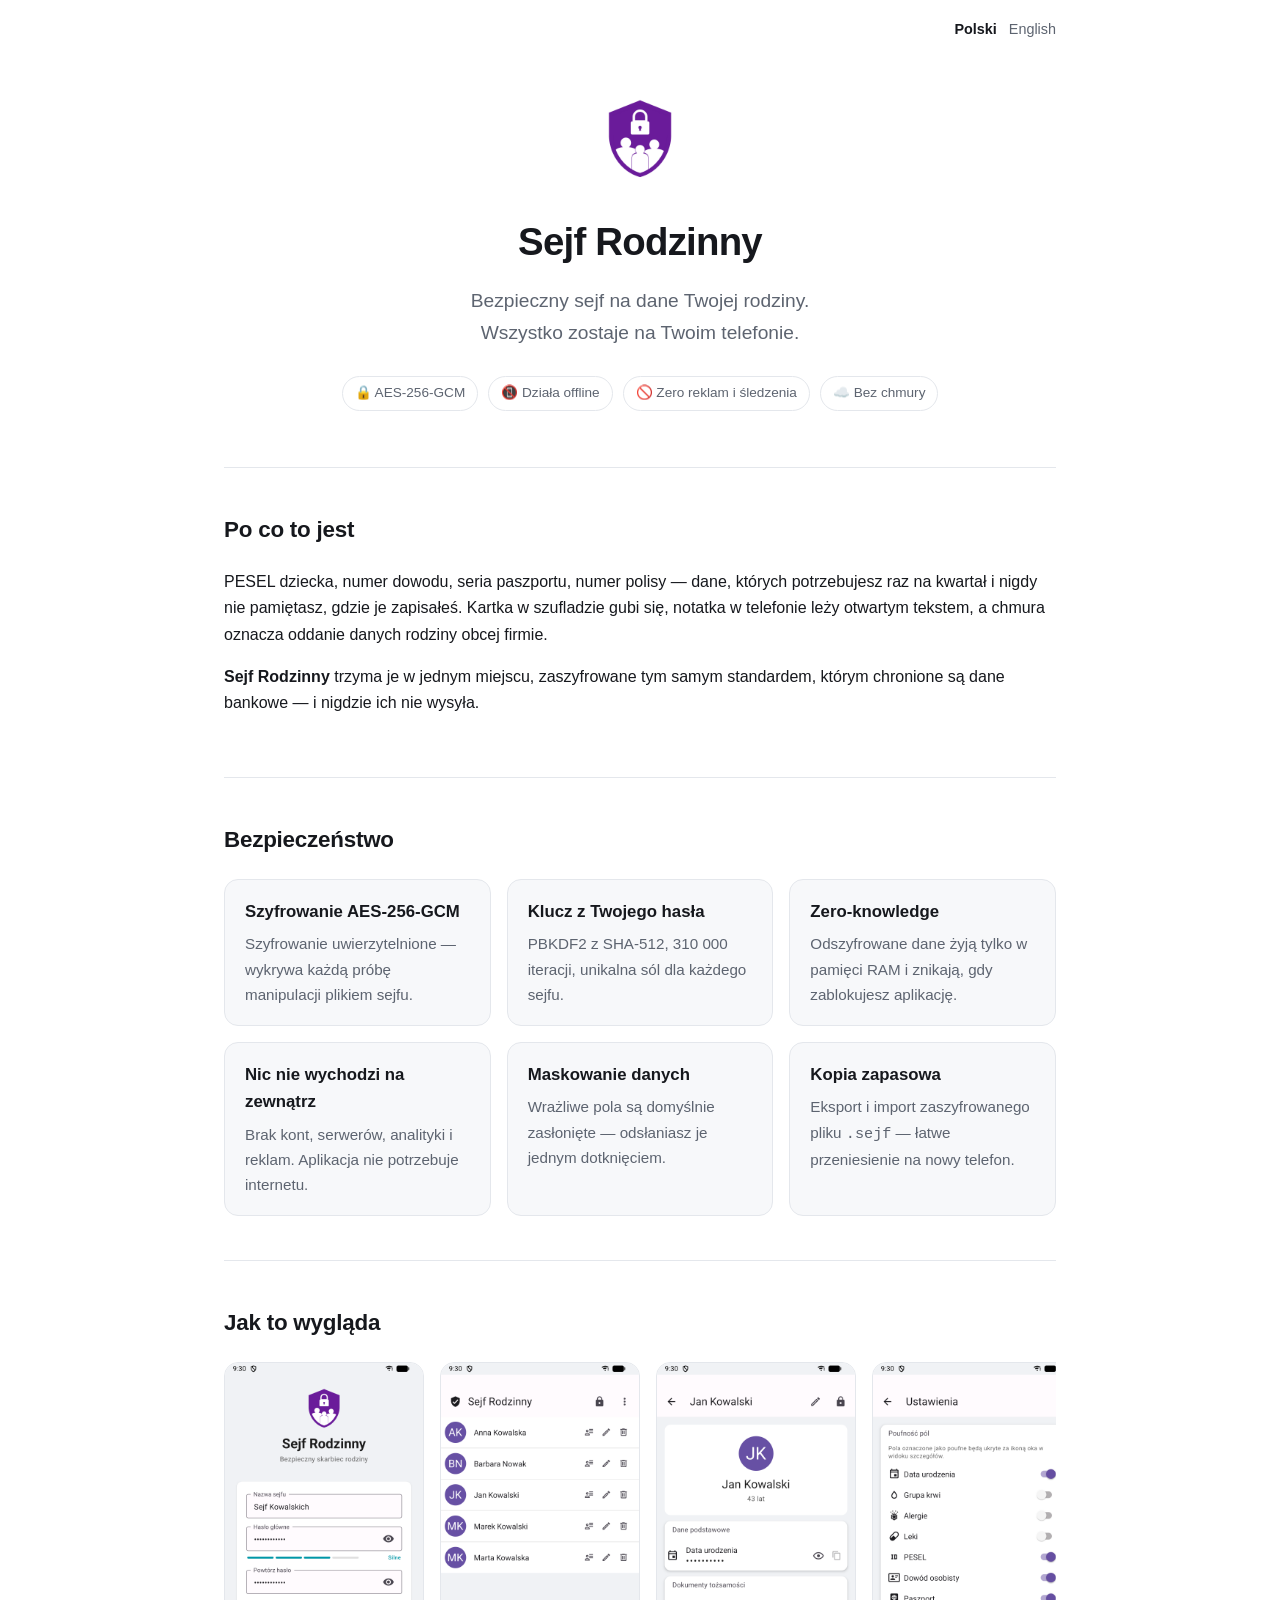
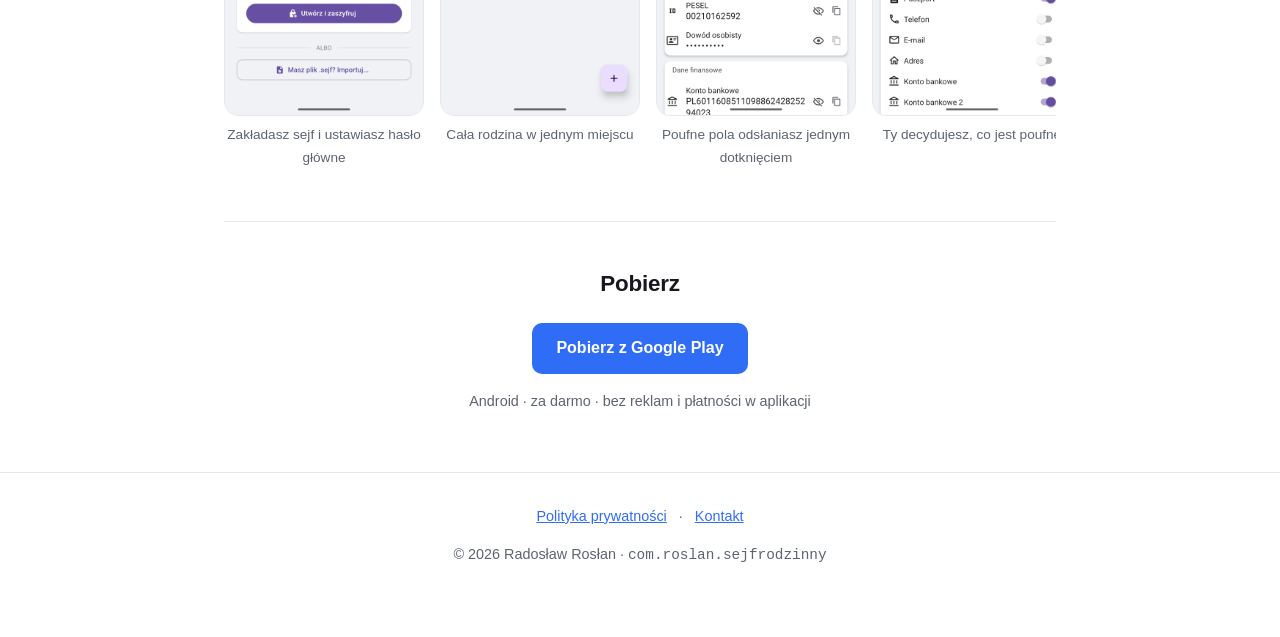
<file: index.html>
<!doctype html>
<html lang="pl">
<head>
  <meta charset="utf-8">
  <meta name="viewport" content="width=device-width, initial-scale=1">
  <title>Sejf Rodzinny — bezpieczny sejf na dane rodziny</title>
  <meta name="description" content="Sejf Rodzinny — szyfrowany AES-256-GCM schowek na dane rodziny. Wszystko zostaje na Twoim telefonie. Bez kont, bez chmury, bez reklam.">
  <link rel="alternate" hreflang="en" href="en/">
  <link rel="alternate" hreflang="pl" href="./">
  <link rel="stylesheet" href="assets/site.css">
</head>
<body>

<div class="wrap">

  <nav class="lang">
    <a href="./" aria-current="true">Polski</a>
    <a href="en/">English</a>
  </nav>

  <header>
    <img class="logo" src="assets/icon.png" alt="Ikona aplikacji Sejf Rodzinny">
    <h1>Sejf Rodzinny</h1>
    <p class="tagline">Bezpieczny sejf na dane Twojej rodziny. Wszystko zostaje na Twoim telefonie.</p>
    <div class="badges">
      <span class="badge">🔒 AES-256-GCM</span>
      <span class="badge">📵 Działa offline</span>
      <span class="badge">🚫 Zero reklam i śledzenia</span>
      <span class="badge">☁️ Bez chmury</span>
    </div>
  </header>

  <section>
    <h2>Po co to jest</h2>
    <p>
      PESEL dziecka, numer dowodu, seria paszportu, numer polisy — dane, których potrzebujesz
      raz na kwartał i nigdy nie pamiętasz, gdzie je zapisałeś. Kartka w szufladzie gubi się,
      notatka w telefonie leży otwartym tekstem, a chmura oznacza oddanie danych rodziny
      obcej firmie.
    </p>
    <p>
      <strong>Sejf Rodzinny</strong> trzyma je w jednym miejscu, zaszyfrowane tym samym standardem,
      którym chronione są dane bankowe — i nigdzie ich nie wysyła.
    </p>
  </section>

  <section>
    <h2>Bezpieczeństwo</h2>
    <div class="features">
      <div class="feature">
        <h3>Szyfrowanie AES-256-GCM</h3>
        <p>Szyfrowanie uwierzytelnione — wykrywa każdą próbę manipulacji plikiem sejfu.</p>
      </div>
      <div class="feature">
        <h3>Klucz z Twojego hasła</h3>
        <p>PBKDF2 z SHA-512, 310 000 iteracji, unikalna sól dla każdego sejfu.</p>
      </div>
      <div class="feature">
        <h3>Zero-knowledge</h3>
        <p>Odszyfrowane dane żyją tylko w pamięci RAM i znikają, gdy zablokujesz aplikację.</p>
      </div>
      <div class="feature">
        <h3>Nic nie wychodzi na zewnątrz</h3>
        <p>Brak kont, serwerów, analityki i reklam. Aplikacja nie potrzebuje internetu.</p>
      </div>
      <div class="feature">
        <h3>Maskowanie danych</h3>
        <p>Wrażliwe pola są domyślnie zasłonięte — odsłaniasz je jednym dotknięciem.</p>
      </div>
      <div class="feature">
        <h3>Kopia zapasowa</h3>
        <p>Eksport i import zaszyfrowanego pliku <code>.sejf</code> — łatwe przeniesienie na nowy telefon.</p>
      </div>
    </div>
  </section>

  <section>
    <h2>Jak to wygląda</h2>
    <div class="shots">
      <figure>
        <img src="screenshots/pl/01-welcome-screen-new-vault-creation.png"
             alt="Ekran tworzenia nowego sejfu — nazwa, hasło główne ze wskaźnikiem siły, przycisk „Utwórz i zaszyfruj”">
        <figcaption>Zakładasz sejf i ustawiasz hasło główne</figcaption>
      </figure>
      <figure>
        <img src="screenshots/pl/02-members-list-dashboard.png"
             alt="Lista członków rodziny zapisanych w sejfie">
        <figcaption>Cała rodzina w jednym miejscu</figcaption>
      </figure>
      <figure>
        <img src="screenshots/pl/03-member-details-screen.png"
             alt="Szczegóły osoby — PESEL i numer konta zamaskowane kropkami, odsłaniane ikoną oka">
        <figcaption>Poufne pola odsłaniasz jednym dotknięciem</figcaption>
      </figure>
      <figure>
        <img src="screenshots/pl/04-setting-and-privacy-settings-screen.png"
             alt="Ustawienia poufności pól — przełączniki decydujące, które dane są maskowane">
        <figcaption>Ty decydujesz, co jest poufne</figcaption>
      </figure>
      <figure>
        <img src="screenshots/pl/05-welcome-unlock-screen.png"
             alt="Ekran odblokowania sejfu hasłem">
        <figcaption>Bez hasła nikt nie wejdzie</figcaption>
      </figure>
    </div>
  </section>

  <section class="cta">
    <h2>Pobierz</h2>
    <p>
      <a class="btn" href="https://play.google.com/store/apps/details?id=com.roslan.sejfrodzinny">
        Pobierz z Google Play
      </a>
    </p>
    <p class="note">Android · za darmo · bez reklam i płatności w aplikacji</p>
  </section>

</div>

<footer>
  <div class="wrap">
    <a href="privacy.html">Polityka prywatności</a> ·
    <a href="mailto:radoslaw.roslan@gmail.com">Kontakt</a>
    <p>© 2026 Radosław Rosłan · <code>com.roslan.sejfrodzinny</code></p>
  </div>
</footer>

</body>
</html>
</file>
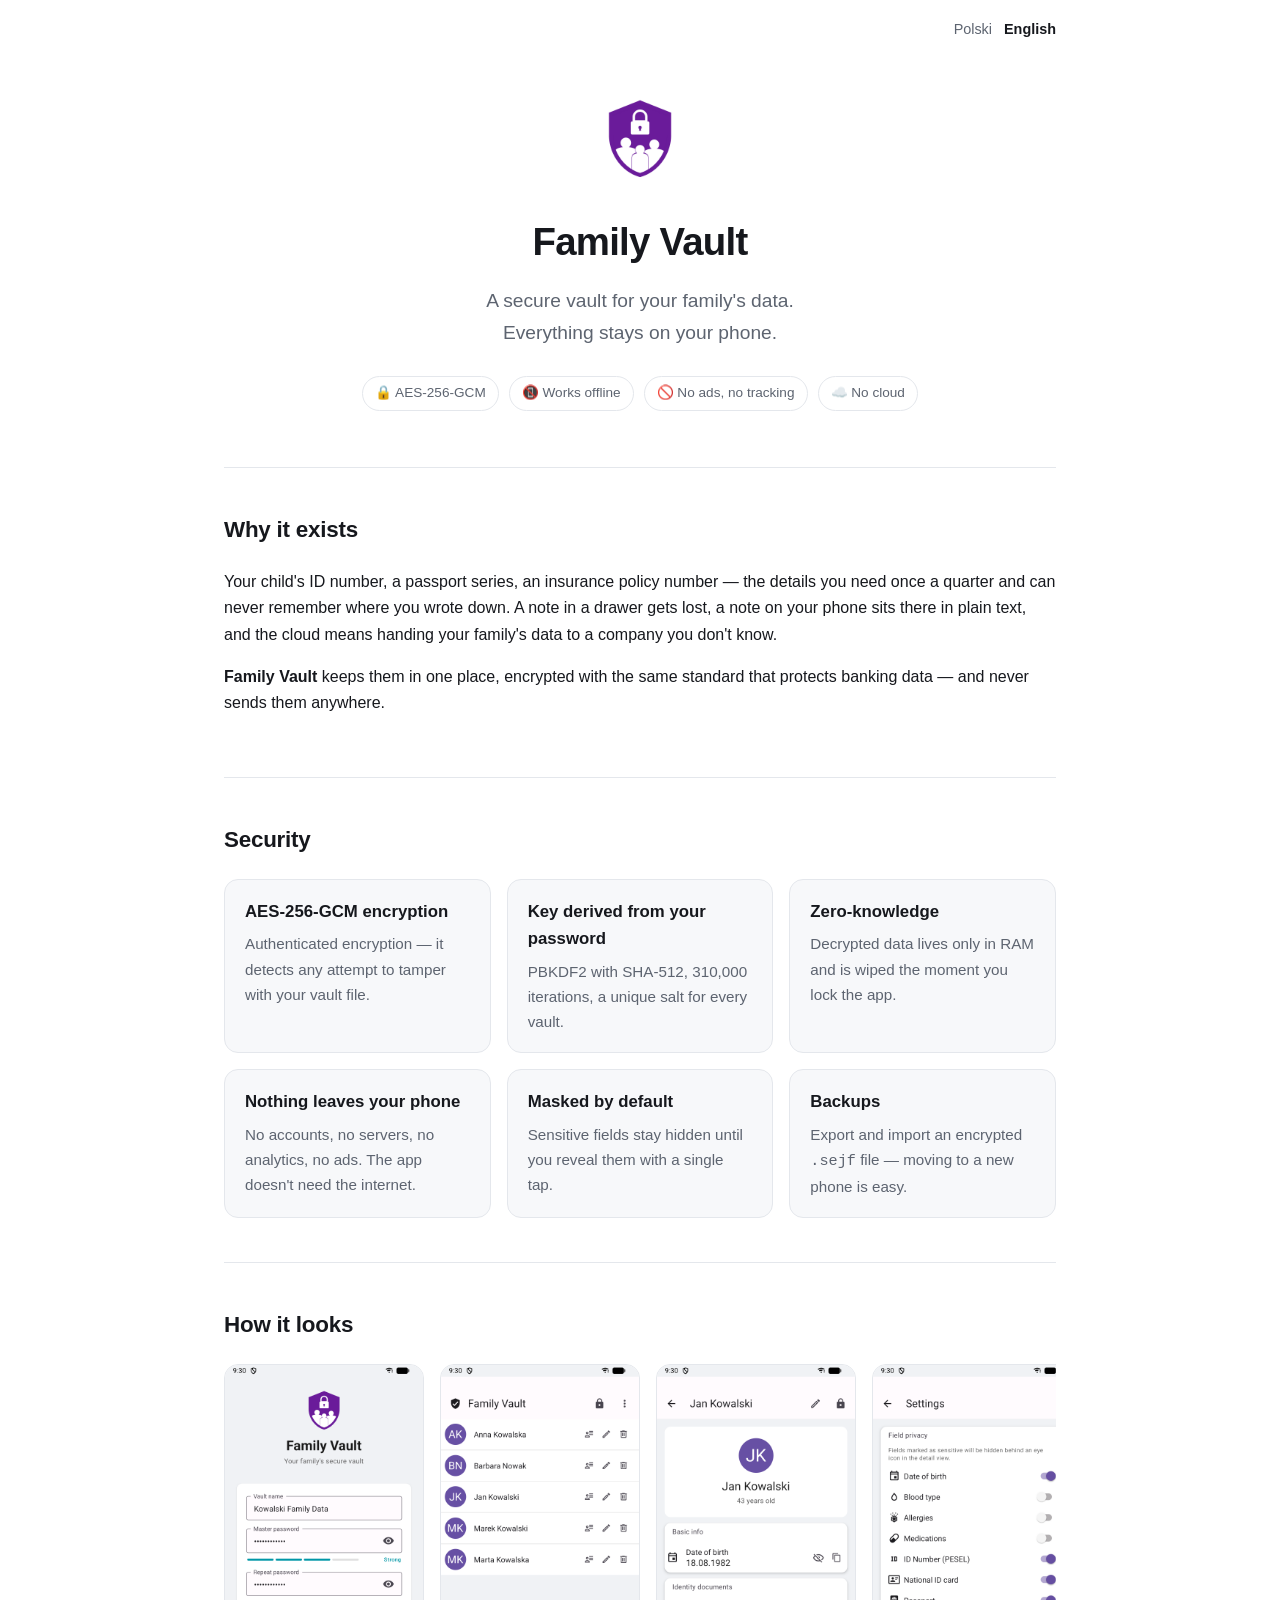
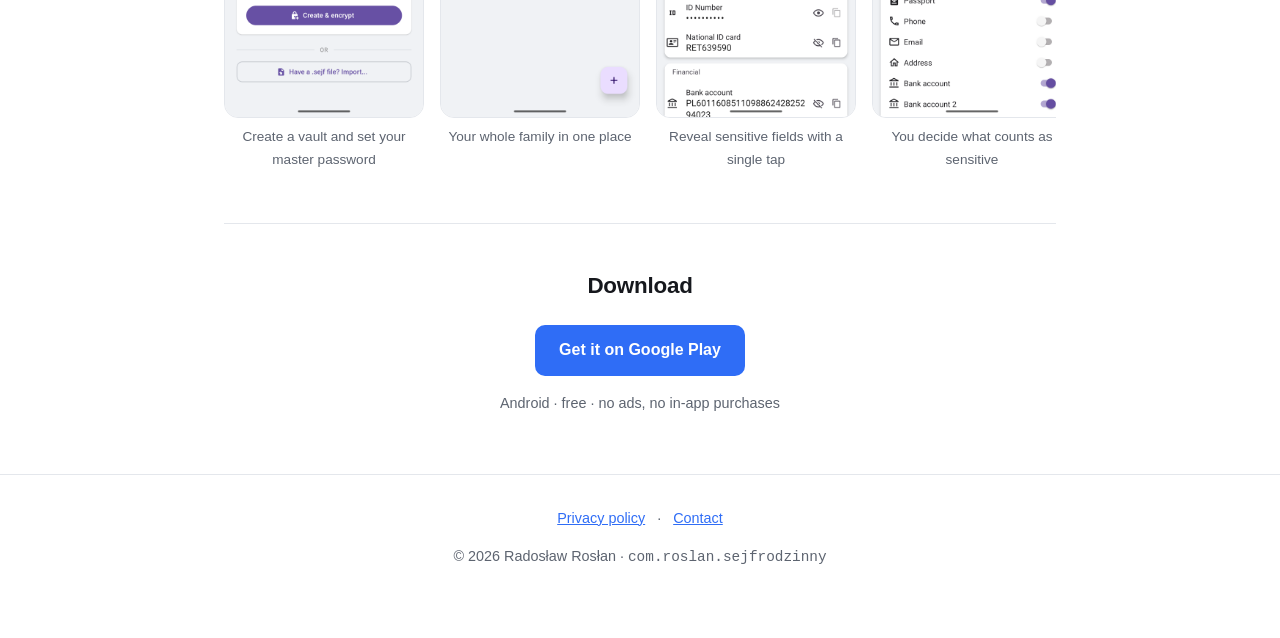
<file: en/index.html>
<!doctype html>
<html lang="en">
<head>
  <meta charset="utf-8">
  <meta name="viewport" content="width=device-width, initial-scale=1">
  <title>Family Vault — a secure vault for your family's data</title>
  <meta name="description" content="Family Vault — an AES-256-GCM encrypted vault for your family's data. Everything stays on your phone. No accounts, no cloud, no ads.">
  <link rel="alternate" hreflang="pl" href="../">
  <link rel="alternate" hreflang="en" href="./">
  <link rel="stylesheet" href="../assets/site.css">
</head>
<body>

<div class="wrap">

  <nav class="lang">
    <a href="../">Polski</a>
    <a href="./" aria-current="true">English</a>
  </nav>

  <header>
    <img class="logo" src="../assets/icon.png" alt="Family Vault app icon">
    <h1>Family Vault</h1>
    <p class="tagline">A secure vault for your family's data. Everything stays on your phone.</p>
    <div class="badges">
      <span class="badge">🔒 AES-256-GCM</span>
      <span class="badge">📵 Works offline</span>
      <span class="badge">🚫 No ads, no tracking</span>
      <span class="badge">☁️ No cloud</span>
    </div>
  </header>

  <section>
    <h2>Why it exists</h2>
    <p>
      Your child's ID number, a passport series, an insurance policy number — the details you need
      once a quarter and can never remember where you wrote down. A note in a drawer gets lost,
      a note on your phone sits there in plain text, and the cloud means handing your family's
      data to a company you don't know.
    </p>
    <p>
      <strong>Family Vault</strong> keeps them in one place, encrypted with the same standard that
      protects banking data — and never sends them anywhere.
    </p>
  </section>

  <section>
    <h2>Security</h2>
    <div class="features">
      <div class="feature">
        <h3>AES-256-GCM encryption</h3>
        <p>Authenticated encryption — it detects any attempt to tamper with your vault file.</p>
      </div>
      <div class="feature">
        <h3>Key derived from your password</h3>
        <p>PBKDF2 with SHA-512, 310,000 iterations, a unique salt for every vault.</p>
      </div>
      <div class="feature">
        <h3>Zero-knowledge</h3>
        <p>Decrypted data lives only in RAM and is wiped the moment you lock the app.</p>
      </div>
      <div class="feature">
        <h3>Nothing leaves your phone</h3>
        <p>No accounts, no servers, no analytics, no ads. The app doesn't need the internet.</p>
      </div>
      <div class="feature">
        <h3>Masked by default</h3>
        <p>Sensitive fields stay hidden until you reveal them with a single tap.</p>
      </div>
      <div class="feature">
        <h3>Backups</h3>
        <p>Export and import an encrypted <code>.sejf</code> file — moving to a new phone is easy.</p>
      </div>
    </div>
  </section>

  <section>
    <h2>How it looks</h2>
    <div class="shots">
      <figure>
        <img src="../screenshots/en/01-welcome-screen-new-vault-creation.png"
             alt="Creating a new vault — name, master password with a strength meter, and a create-and-encrypt button">
        <figcaption>Create a vault and set your master password</figcaption>
      </figure>
      <figure>
        <img src="../screenshots/en/02-members-list-dashboard.png"
             alt="A list of the family members stored in the vault">
        <figcaption>Your whole family in one place</figcaption>
      </figure>
      <figure>
        <img src="../screenshots/en/03-member-details-screen.png"
             alt="Person details — ID and account numbers masked with dots, revealed with the eye icon">
        <figcaption>Reveal sensitive fields with a single tap</figcaption>
      </figure>
      <figure>
        <img src="../screenshots/en/04-setting-and-privacy-settings-screen.png"
             alt="Field privacy settings — switches controlling which fields are masked">
        <figcaption>You decide what counts as sensitive</figcaption>
      </figure>
      <figure>
        <img src="../screenshots/en/05-welcome-unlock-screen.png"
             alt="The vault unlock screen asking for a password">
        <figcaption>No password, no entry</figcaption>
      </figure>
    </div>
  </section>

  <section class="cta">
    <h2>Download</h2>
    <p>
      <a class="btn" href="https://play.google.com/store/apps/details?id=com.roslan.sejfrodzinny">
        Get it on Google Play
      </a>
    </p>
    <p class="note">Android · free · no ads, no in-app purchases</p>
  </section>

</div>

<footer>
  <div class="wrap">
    <a href="../privacy.html#en">Privacy policy</a> ·
    <a href="mailto:radoslaw.roslan@gmail.com">Contact</a>
    <p>© 2026 Radosław Rosłan · <code>com.roslan.sejfrodzinny</code></p>
  </div>
</footer>

</body>
</html>
</file>
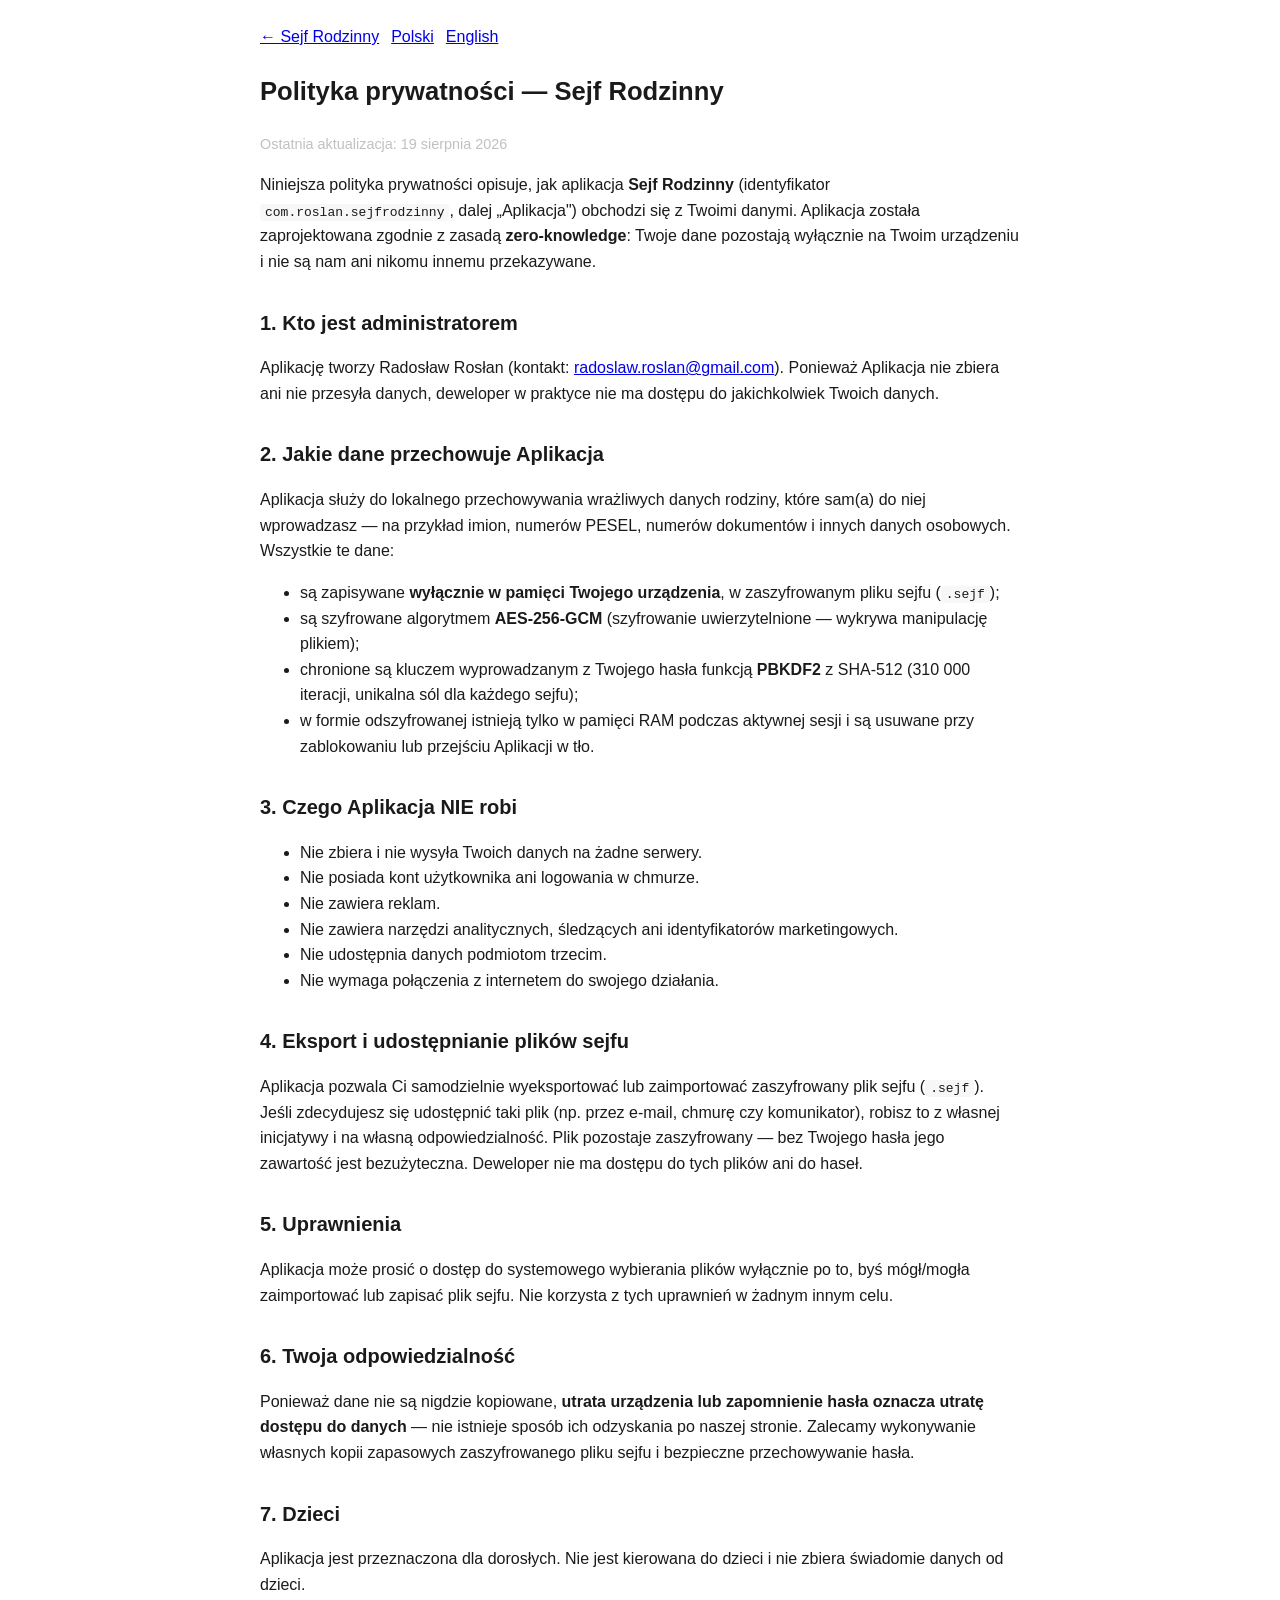
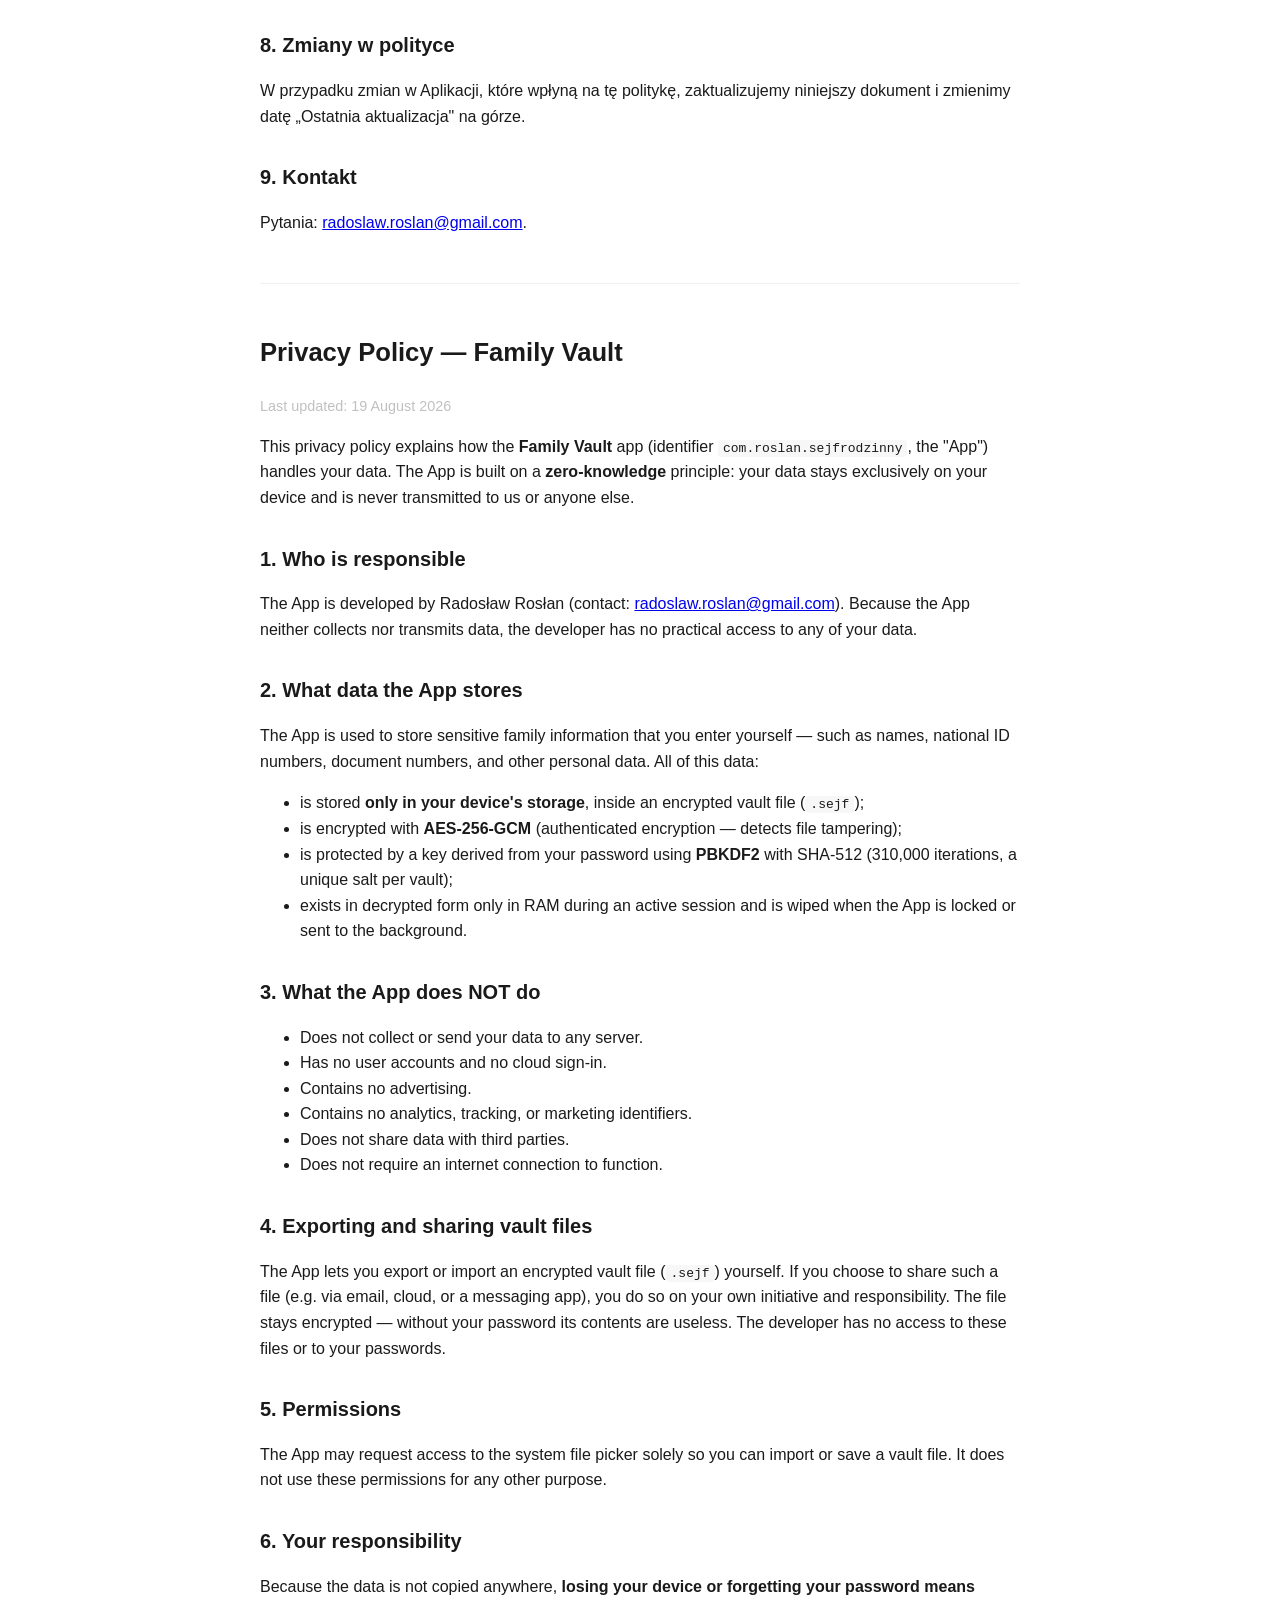
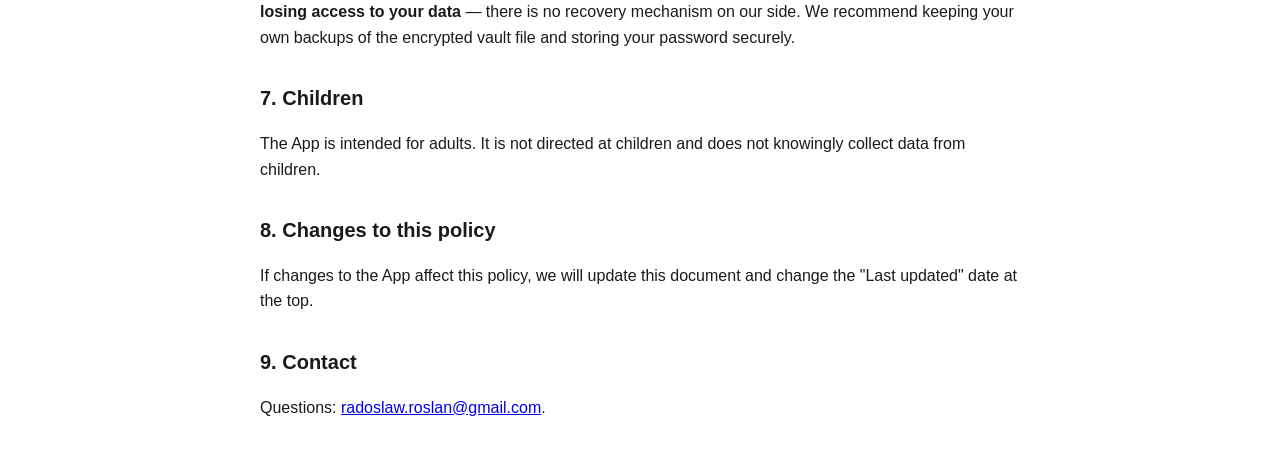
<file: privacy.html>
<!doctype html>
<html lang="pl">
<head>
  <meta charset="utf-8">
  <meta name="viewport" content="width=device-width, initial-scale=1">
  <title>Polityka prywatności — Sejf Rodzinny / Privacy Policy — Family Vault</title>
  <style>
    :root { color-scheme: light dark; }
    body {
      font-family: -apple-system, BlinkMacSystemFont, "Segoe UI", Roboto, Helvetica, Arial, sans-serif;
      line-height: 1.6; max-width: 760px; margin: 0 auto; padding: 24px;
      color: #1a1a1a; background: #fff;
    }
    @media (prefers-color-scheme: dark) {
      body { color: #e6e6e6; background: #121212; }
      a { color: #8ab4f8; }
    }
    h1 { font-size: 1.6rem; }
    h2 { font-size: 1.25rem; margin-top: 2rem; }
    h3 { font-size: 1.05rem; margin-top: 1.4rem; }
    hr { border: none; border-top: 1px solid #ccc4; margin: 3rem 0; }
    .meta { color: #8888; font-size: .9rem; }
    code { background: #8881; padding: 1px 5px; border-radius: 4px; }
    nav a { margin-right: 12px; }
  </style>
</head>
<body>

<nav><a href="./">← Sejf Rodzinny</a><a href="#pl">Polski</a><a href="#en">English</a></nav>

<!-- ============================ POLSKI ============================ -->
<section id="pl">
<h1>Polityka prywatności — Sejf Rodzinny</h1>
<p class="meta">Ostatnia aktualizacja: 19 sierpnia 2026</p>

<p>
Niniejsza polityka prywatności opisuje, jak aplikacja <strong>Sejf Rodzinny</strong>
(identyfikator <code>com.roslan.sejfrodzinny</code>, dalej „Aplikacja") obchodzi się z Twoimi
danymi. Aplikacja została zaprojektowana zgodnie z zasadą <strong>zero-knowledge</strong>:
Twoje dane pozostają wyłącznie na Twoim urządzeniu i nie są nam ani nikomu innemu przekazywane.
</p>

<h2>1. Kto jest administratorem</h2>
<p>
Aplikację tworzy Radosław Rosłan (kontakt: <a href="mailto:radoslaw.roslan@gmail.com">radoslaw.roslan@gmail.com</a>).
Ponieważ Aplikacja nie zbiera ani nie przesyła danych, deweloper w praktyce nie ma dostępu
do jakichkolwiek Twoich danych.
</p>

<h2>2. Jakie dane przechowuje Aplikacja</h2>
<p>
Aplikacja służy do lokalnego przechowywania wrażliwych danych rodziny, które sam(a) do niej
wprowadzasz — na przykład imion, numerów PESEL, numerów dokumentów i innych danych osobowych.
Wszystkie te dane:
</p>
<ul>
  <li>są zapisywane <strong>wyłącznie w pamięci Twojego urządzenia</strong>, w zaszyfrowanym pliku sejfu (<code>.sejf</code>);</li>
  <li>są szyfrowane algorytmem <strong>AES-256-GCM</strong> (szyfrowanie uwierzytelnione — wykrywa manipulację plikiem);</li>
  <li>chronione są kluczem wyprowadzanym z Twojego hasła funkcją <strong>PBKDF2</strong> z SHA-512 (310&nbsp;000 iteracji, unikalna sól dla każdego sejfu);</li>
  <li>w formie odszyfrowanej istnieją tylko w pamięci RAM podczas aktywnej sesji i są usuwane przy zablokowaniu lub przejściu Aplikacji w tło.</li>
</ul>

<h2>3. Czego Aplikacja NIE robi</h2>
<ul>
  <li>Nie zbiera i nie wysyła Twoich danych na żadne serwery.</li>
  <li>Nie posiada kont użytkownika ani logowania w chmurze.</li>
  <li>Nie zawiera reklam.</li>
  <li>Nie zawiera narzędzi analitycznych, śledzących ani identyfikatorów marketingowych.</li>
  <li>Nie udostępnia danych podmiotom trzecim.</li>
  <li>Nie wymaga połączenia z internetem do swojego działania.</li>
</ul>

<h2>4. Eksport i udostępnianie plików sejfu</h2>
<p>
Aplikacja pozwala Ci samodzielnie wyeksportować lub zaimportować zaszyfrowany plik sejfu
(<code>.sejf</code>). Jeśli zdecydujesz się udostępnić taki plik (np. przez e-mail, chmurę czy
komunikator), robisz to z własnej inicjatywy i na własną odpowiedzialność. Plik pozostaje
zaszyfrowany — bez Twojego hasła jego zawartość jest bezużyteczna. Deweloper nie ma dostępu
do tych plików ani do haseł.
</p>

<h2>5. Uprawnienia</h2>
<p>
Aplikacja może prosić o dostęp do systemowego wybierania plików wyłącznie po to, byś mógł/mogła
zaimportować lub zapisać plik sejfu. Nie korzysta z tych uprawnień w żadnym innym celu.
</p>

<h2>6. Twoja odpowiedzialność</h2>
<p>
Ponieważ dane nie są nigdzie kopiowane, <strong>utrata urządzenia lub zapomnienie hasła oznacza
utratę dostępu do danych</strong> — nie istnieje sposób ich odzyskania po naszej stronie.
Zalecamy wykonywanie własnych kopii zapasowych zaszyfrowanego pliku sejfu i bezpieczne
przechowywanie hasła.
</p>

<h2>7. Dzieci</h2>
<p>
Aplikacja jest przeznaczona dla dorosłych. Nie jest kierowana do dzieci i nie zbiera świadomie
danych od dzieci.
</p>

<h2>8. Zmiany w polityce</h2>
<p>
W przypadku zmian w Aplikacji, które wpłyną na tę politykę, zaktualizujemy niniejszy dokument
i zmienimy datę „Ostatnia aktualizacja" na górze.
</p>

<h2>9. Kontakt</h2>
<p>
Pytania: <a href="mailto:radoslaw.roslan@gmail.com">radoslaw.roslan@gmail.com</a>.
</p>
</section>

<hr>

<!-- ============================ ENGLISH ============================ -->
<section id="en">
<h1>Privacy Policy — Family Vault</h1>
<p class="meta">Last updated: 19 August 2026</p>

<p>
This privacy policy explains how the <strong>Family Vault</strong> app
(identifier <code>com.roslan.sejfrodzinny</code>, the "App") handles your data. The App is built
on a <strong>zero-knowledge</strong> principle: your data stays exclusively on your device and is
never transmitted to us or anyone else.
</p>

<h2>1. Who is responsible</h2>
<p>
The App is developed by Radosław Rosłan (contact:
<a href="mailto:radoslaw.roslan@gmail.com">radoslaw.roslan@gmail.com</a>). Because the App neither
collects nor transmits data, the developer has no practical access to any of your data.
</p>

<h2>2. What data the App stores</h2>
<p>
The App is used to store sensitive family information that you enter yourself — such as names,
national ID numbers, document numbers, and other personal data. All of this data:
</p>
<ul>
  <li>is stored <strong>only in your device's storage</strong>, inside an encrypted vault file (<code>.sejf</code>);</li>
  <li>is encrypted with <strong>AES-256-GCM</strong> (authenticated encryption — detects file tampering);</li>
  <li>is protected by a key derived from your password using <strong>PBKDF2</strong> with SHA-512 (310,000 iterations, a unique salt per vault);</li>
  <li>exists in decrypted form only in RAM during an active session and is wiped when the App is locked or sent to the background.</li>
</ul>

<h2>3. What the App does NOT do</h2>
<ul>
  <li>Does not collect or send your data to any server.</li>
  <li>Has no user accounts and no cloud sign-in.</li>
  <li>Contains no advertising.</li>
  <li>Contains no analytics, tracking, or marketing identifiers.</li>
  <li>Does not share data with third parties.</li>
  <li>Does not require an internet connection to function.</li>
</ul>

<h2>4. Exporting and sharing vault files</h2>
<p>
The App lets you export or import an encrypted vault file (<code>.sejf</code>) yourself. If you
choose to share such a file (e.g. via email, cloud, or a messaging app), you do so on your own
initiative and responsibility. The file stays encrypted — without your password its contents are
useless. The developer has no access to these files or to your passwords.
</p>

<h2>5. Permissions</h2>
<p>
The App may request access to the system file picker solely so you can import or save a vault
file. It does not use these permissions for any other purpose.
</p>

<h2>6. Your responsibility</h2>
<p>
Because the data is not copied anywhere, <strong>losing your device or forgetting your password
means losing access to your data</strong> — there is no recovery mechanism on our side. We
recommend keeping your own backups of the encrypted vault file and storing your password securely.
</p>

<h2>7. Children</h2>
<p>
The App is intended for adults. It is not directed at children and does not knowingly collect data
from children.
</p>

<h2>8. Changes to this policy</h2>
<p>
If changes to the App affect this policy, we will update this document and change the
"Last updated" date at the top.
</p>

<h2>9. Contact</h2>
<p>
Questions: <a href="mailto:radoslaw.roslan@gmail.com">radoslaw.roslan@gmail.com</a>.
</p>
</section>

</body>
</html>
</file>
<file: assets/site.css>
:root {
  color-scheme: light dark;
  --bg: #ffffff;
  --fg: #16181d;
  --muted: #5d6470;
  --line: #e4e7ec;
  --card: #f7f8fa;
  --accent: #2f6df6;
  --accent-fg: #ffffff;
}
@media (prefers-color-scheme: dark) {
  :root {
    --bg: #0f1115;
    --fg: #e8eaee;
    --muted: #9aa2af;
    --line: #262a33;
    --card: #171a20;
    --accent: #6d9bff;
    --accent-fg: #0f1115;
  }
}
* { box-sizing: border-box; }
body {
  margin: 0;
  font-family: -apple-system, BlinkMacSystemFont, "Segoe UI", Roboto, Helvetica, Arial, sans-serif;
  line-height: 1.65;
  color: var(--fg);
  background: var(--bg);
  -webkit-font-smoothing: antialiased;
}
.wrap { max-width: 880px; margin: 0 auto; padding: 0 24px; }
a { color: var(--accent); }

/* ---------- language switcher ---------- */
.lang {
  display: flex; justify-content: flex-end; gap: 12px;
  padding-top: 18px; font-size: .9rem;
}
.lang a { text-decoration: none; color: var(--muted); }
.lang a[aria-current="true"] { color: var(--fg); font-weight: 600; }

/* ---------- hero ---------- */
header { padding: 48px 0 56px; text-align: center; }
header img.logo {
  width: 96px; height: 96px; border-radius: 22px; display: block; margin: 0 auto 24px;
}
h1 { font-size: 2.4rem; margin: 0 0 12px; letter-spacing: -0.02em; }
.tagline { font-size: 1.2rem; color: var(--muted); margin: 0 auto; max-width: 34ch; }
.badges { margin-top: 28px; display: flex; gap: 10px; justify-content: center; flex-wrap: wrap; }
.badge {
  font-size: .85rem; padding: 5px 12px; border: 1px solid var(--line);
  border-radius: 999px; color: var(--muted);
}

/* ---------- sections ---------- */
section { padding: 44px 0; border-top: 1px solid var(--line); }
h2 { font-size: 1.4rem; margin: 0 0 20px; letter-spacing: -0.01em; }
h3 { font-size: 1.05rem; margin: 0 0 6px; }

.features { display: grid; gap: 16px; grid-template-columns: repeat(auto-fit, minmax(240px, 1fr)); }
.feature { background: var(--card); border: 1px solid var(--line); border-radius: 14px; padding: 18px 20px; }
.feature p { margin: 0; color: var(--muted); font-size: .95rem; }

/* ---------- screenshots ---------- */
.shots {
  display: flex; gap: 16px; overflow-x: auto; padding-bottom: 8px;
  scroll-snap-type: x mandatory;
}
.shots figure { margin: 0; flex: 0 0 200px; scroll-snap-align: start; }
.shots img {
  width: 100%; border-radius: 14px; border: 1px solid var(--line); display: block;
  background: var(--card);
}
.shots figcaption { font-size: .85rem; color: var(--muted); margin-top: 8px; text-align: center; }

/* ---------- cta ---------- */
.cta { text-align: center; }
.btn {
  display: inline-block; background: var(--accent); color: var(--accent-fg);
  text-decoration: none; font-weight: 600; padding: 12px 24px; border-radius: 10px;
}
.cta .note { color: var(--muted); font-size: .9rem; margin-top: 14px; }

footer {
  border-top: 1px solid var(--line); padding: 32px 0 56px;
  color: var(--muted); font-size: .9rem; text-align: center;
}
footer a { margin: 0 8px; }
</file>
